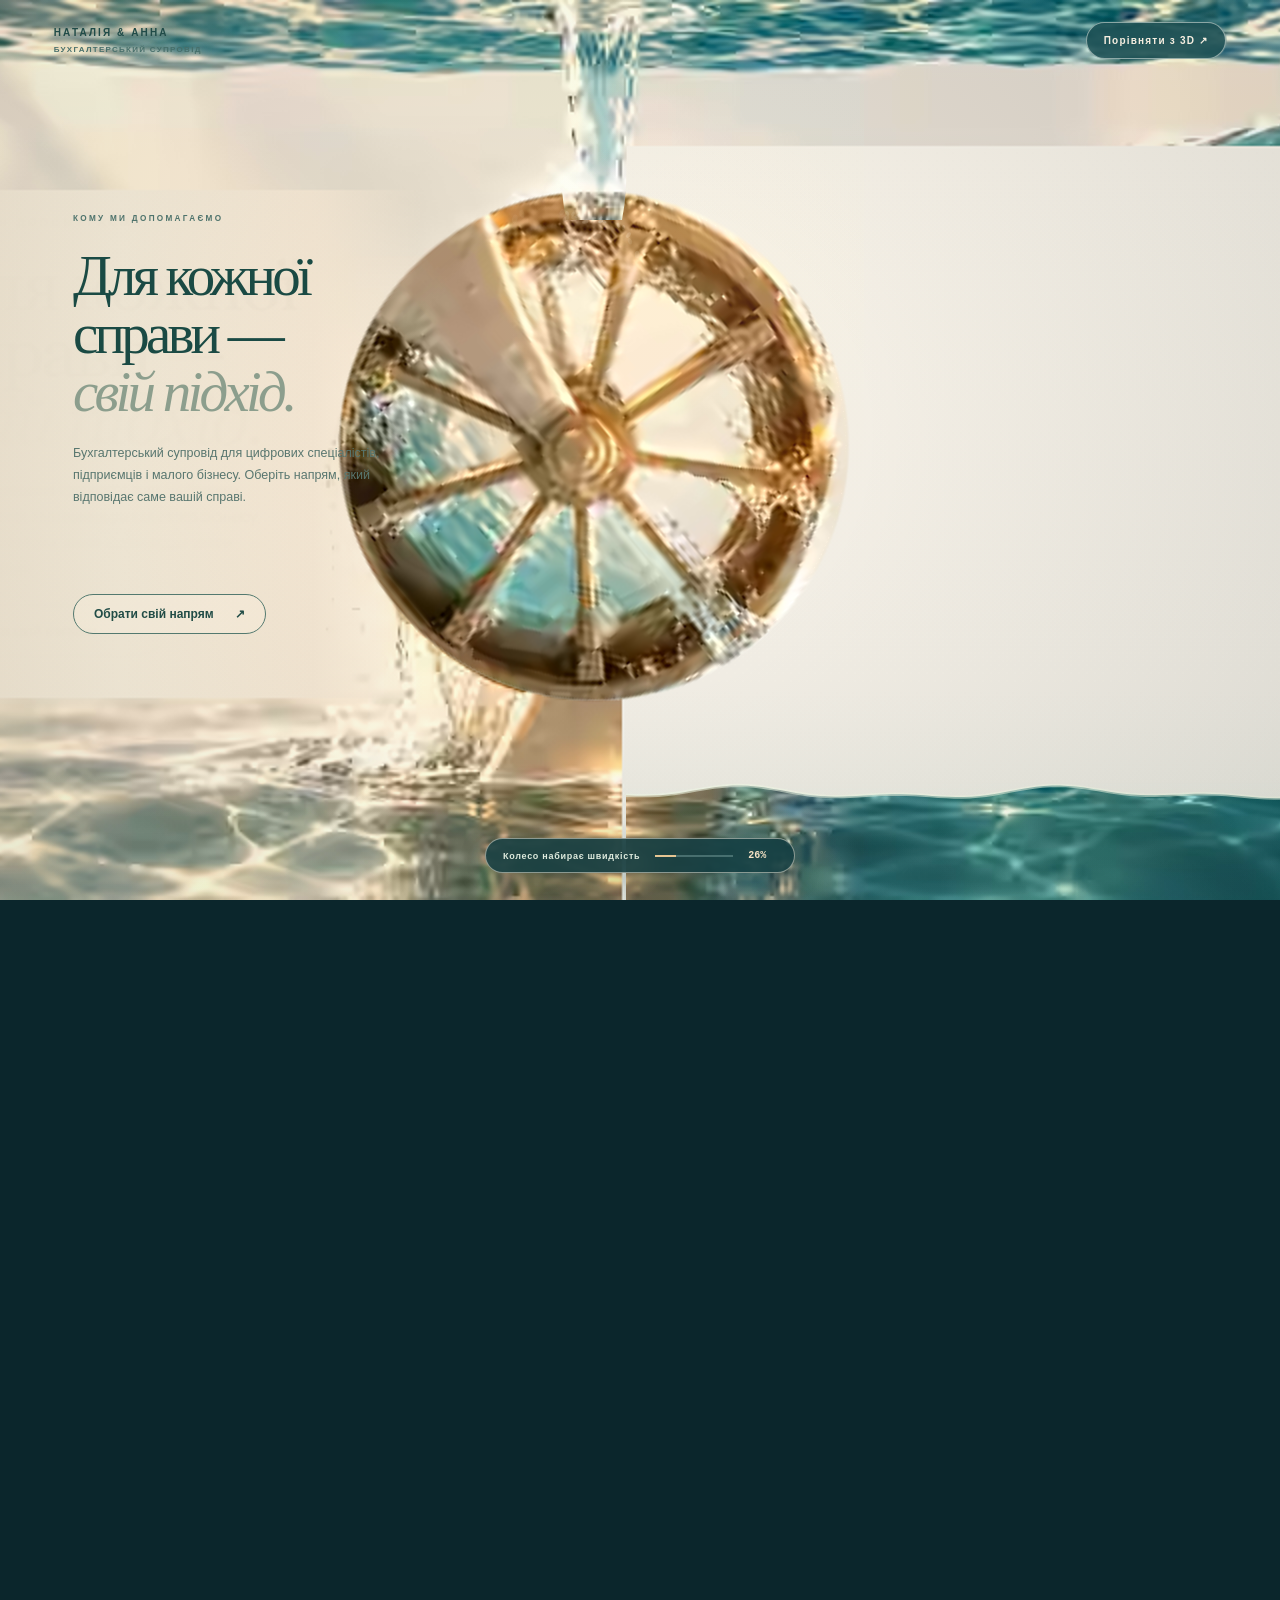
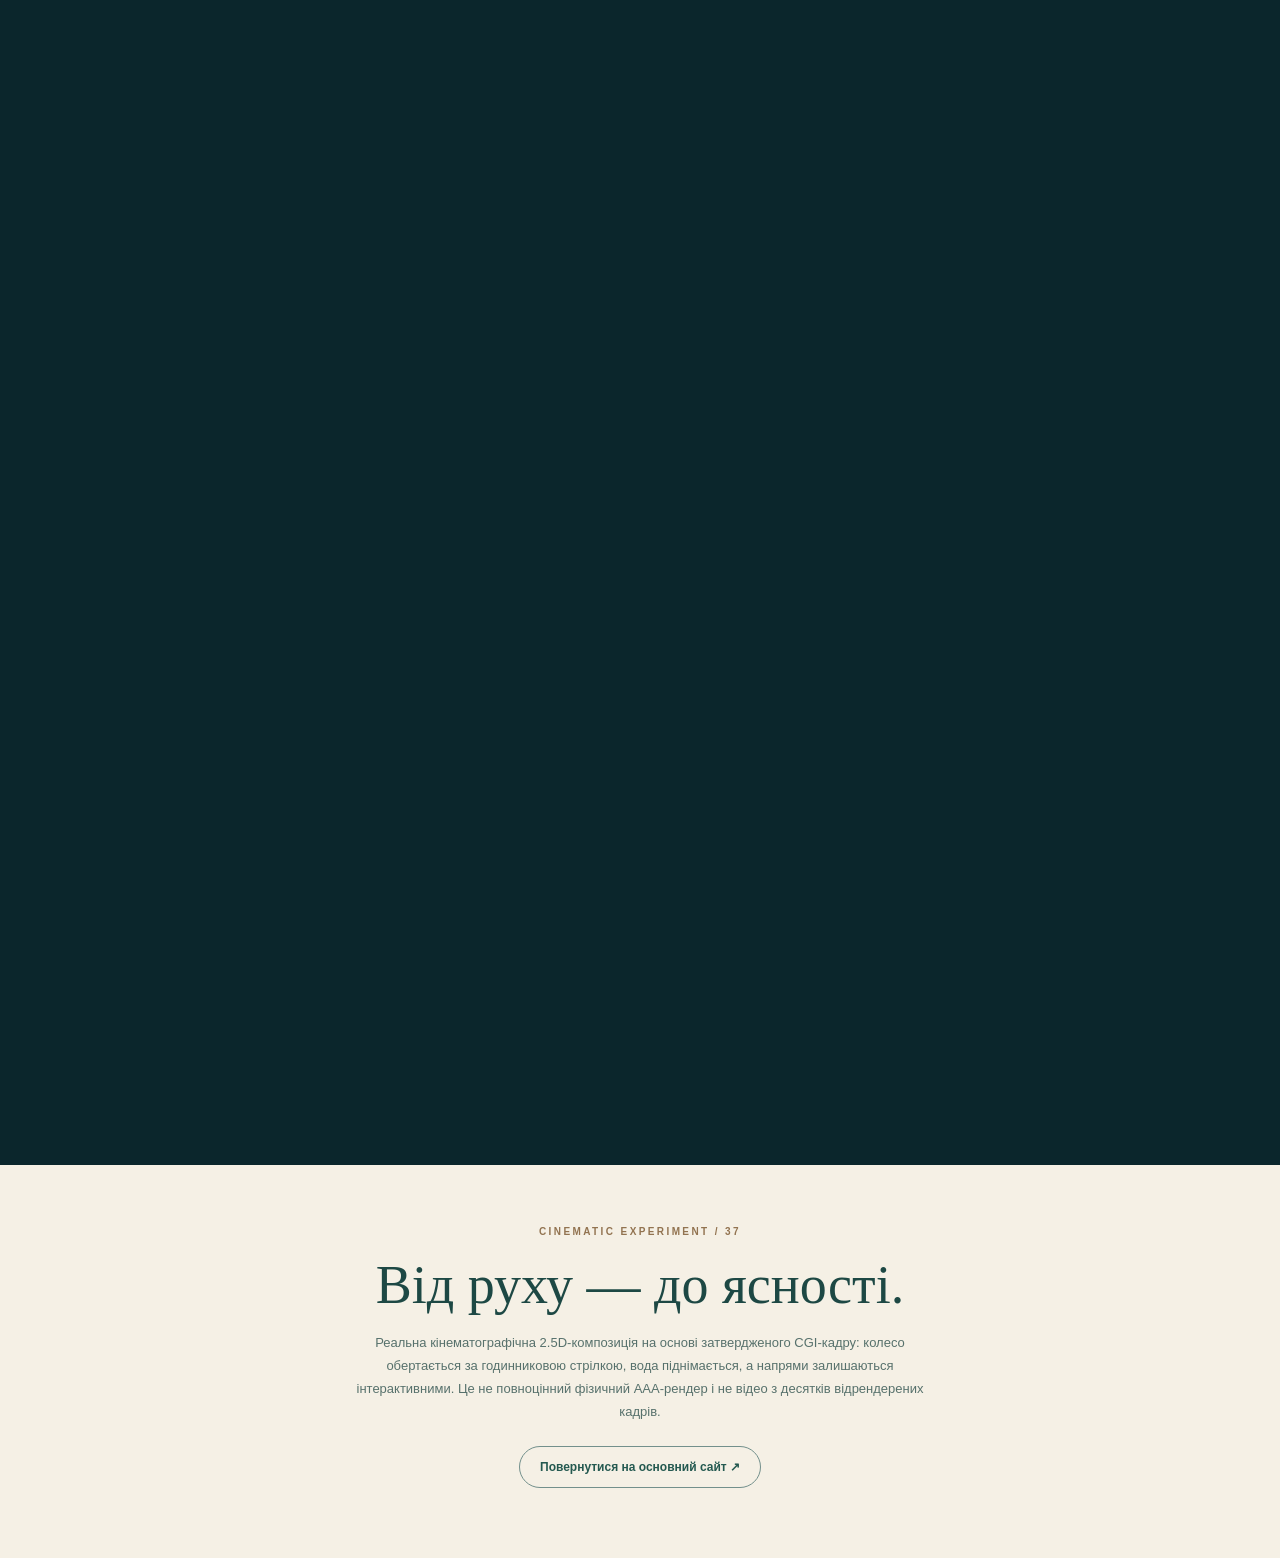
<file: cinematic-v37.html>
<!doctype html>
<html lang="uk">
<head>
<meta charset="utf-8">
<meta name="viewport" content="width=device-width, initial-scale=1, viewport-fit=cover">
<meta name="theme-color" content="#11363C">
<meta name="description" content="Наталія & Анна — кінематографічна водяна сцена з реалістичним орігамі-переходом, фотоматеріалами CGI та керуванням прокручуванням.">
<meta name="robots" content="noindex,nofollow">
<title>Cinematic Watermill / 37 — Наталія & Анна</title>
<link rel="preload" href="./assets/images/cinematic-v37-plate.avif?v=37" as="image" type="image/avif">
<style>
:root{--pine:#174642;--sage:#8FA598;--ivory:#F5F0E5;--gold:#D6AC74;--glass:#193E46E8}
*{box-sizing:border-box}
html{scroll-behavior:auto;scrollbar-color:#86ACA6 #F5F0E5}
body{margin:0;background:#0B262C;color:#F5F1E8;font-family:"Helvetica Neue",Arial,sans-serif}
button{font:inherit}a:focus-visible,button:focus-visible{outline:2px solid #F8D69A;outline-offset:4px}
.cinematic-journey{height:485svh;min-height:2000px;position:relative}
.cinematic-stage{position:sticky;top:0;width:100%;height:100svh;min-height:480px;overflow:hidden;
 background:radial-gradient(ellipse at 63% 34%,#A6C8BB,#E6E9D8 62%,#F4EADD);isolation:isolate;--cine-progress:0}
.cinematic-stage canvas{position:absolute;inset:0;display:block;width:100%;height:100%;z-index:1;pointer-events:none}
.cinematic-overlay{position:absolute;inset:0;z-index:2;pointer-events:none;
 background:linear-gradient(180deg,rgba(255,247,228,.12),transparent 20%,transparent 85%,rgba(15,50,53,.13));
 mix-blend-mode:soft-light}
.topbar{position:absolute;top:22px;left:clamp(14px,4.2vw,72px);right:clamp(14px,4.2vw,72px);
 z-index:11;display:flex;align-items:center;justify-content:space-between;gap:20px;pointer-events:none}
.mark{color:#204B48;font-size:10px;letter-spacing:.21em;font-weight:800;text-shadow:0 1px 13px #F7EEE5B8}
.mark small{display:block;font-size:8px;letter-spacing:.16em;margin-top:7px;color:#476F6B;font-weight:600}
.topbar a{pointer-events:auto;text-decoration:none;padding:12px 17px;border:1px solid #E5ECE48C;
 border-radius:100px;background:#12474CC7;color:#F6EEE0;font-size:10px;font-weight:700;
 letter-spacing:.12em;backdrop-filter:blur(12px);white-space:nowrap;transition:background .3s}
.topbar a:hover{background:#1C666E}
.cine-copy{position:absolute;z-index:6;top:23%;left:5.7%;width:31%;color:#1A4A44;pointer-events:none}
.cine-copy .eyebrow{font-size:clamp(8px,.64vw,11px);font-weight:800;letter-spacing:.28em;color:#4E736C}
.cine-copy h1{font:400 clamp(35px,4.45vw,79px)/1.02 Georgia,"Times New Roman",serif;
 margin:22px 0 22px;letter-spacing:-.066em;max-width:12ch}
.cine-copy h1 em{display:block;font-style:italic;color:#8C9E8D}
.cine-copy p{max-width:340px;font-size:clamp(11px,.98vw,16px);line-height:1.75;color:#58766F;margin:0}
.service-zone{position:absolute;z-index:6;display:flex;align-items:center;gap:17px;text-align:left;
 border:1px solid transparent;border-radius:18px;padding:8px 10px;cursor:pointer;opacity:0;
 transform:translateY(12px);pointer-events:none;color:#FFF6E3;background:#0C505012;
 transition:opacity .55s,transform .55s,background .3s,box-shadow .3s,border-color .3s}
.service-zone.is-active{opacity:1;pointer-events:auto;transform:translateY(0)}
.service-zone:hover,.service-zone:focus-visible,.service-zone[aria-pressed="true"]{
 background:#1B676F77;border-color:#F9E2AA75;box-shadow:0 0 38px 5px #E4F8CF20}
.service-zone:focus-visible{outline:2px solid #F7D297}
.service-zone.s1{right:4%;top:28%;width:28%;min-height:14%}
.service-zone.s2{right:4%;top:45%;width:28%;min-height:14%}
.service-zone.s3{right:4%;top:62%;width:28%;min-height:14%}
.service-zone .number{font:700 clamp(11px,1.1vw,16px) Arial,sans-serif;letter-spacing:.11em;color:#E0BC80}
.service-zone .circle{width:clamp(31px,4vw,59px);height:clamp(31px,4vw,59px);flex:none;display:grid;place-items:center;
 border-radius:50%;color:#ECF6E7;border:1px solid #DEF4EC69;background:#D8FFF014;
 box-shadow:inset 0 1px 4px #FFFFFF35}
.service-zone .circle svg{width:50%;height:50%;stroke:currentColor;fill:none;stroke-width:1.5}
.service-zone .title{font:400 clamp(19px,2.3vw,37px)/1.08 Georgia,serif;letter-spacing:-.045em;flex:1}
.service-zone .arrow{font-size:clamp(17px,2vw,30px);opacity:.8}
.cta-zone{position:absolute;z-index:6;left:5.7%;top:66%;padding:12px 20px;border:1px solid #53796F;
 background:#FFF6E63D;border-radius:80px;cursor:pointer;color:#214C46;font-size:12px;font-weight:700;
 display:flex;align-items:center;gap:21px}
.cta-zone:hover,.cta-zone:focus-visible{background:#F7E4C4;outline:2px solid #53776D}
.cine-meter{position:absolute;z-index:8;bottom:clamp(16px,3svh,38px);left:50%;
 transform:translateX(-50%);display:flex;align-items:center;gap:15px;min-width:310px;
 max-width:calc(100% - 24px);border:1px solid #F0E9D985;border-radius:100px;
 padding:11px 17px;background:#123D42DC;backdrop-filter:blur(16px);
 box-shadow:0 8px 30px #08323832;pointer-events:none}
.cine-meter span{white-space:nowrap;color:#DFEBDE;font-size:9px;letter-spacing:.08em;font-weight:700}
.cine-meter .progress{height:2px;width:78px;background:#82A9A86E;overflow:hidden;position:relative}
.cine-meter .progress:before{content:"";display:block;width:calc(var(--cine-progress)*100%);height:100%;background:#E6C593}
.cine-meter output{font:700 10px ui-monospace,monospace;color:#F5E3C6}
.detail{position:absolute;z-index:17;bottom:clamp(82px,12svh,120px);right:clamp(20px,6vw,110px);
 width:min(390px,calc(100% - 40px));border:1px solid #E9CFAE8C;border-radius:19px;
 padding:25px 28px;background:#113C42F5;color:#F5F0E5;backdrop-filter:blur(18px);
 box-shadow:0 18px 60px #062B3069}
.detail[hidden]{display:none}
.detail strong{font:400 26px/1.2 Georgia,"Times New Roman",serif}
.detail p{font-size:13px;line-height:1.75;color:#D4E5DB;max-width:33ch}
.detail button{position:absolute;top:10px;right:11px;background:none;color:#F2E3C7;border:0;
 font-size:26px;cursor:pointer;padding:4px 10px}
.detail .eyebrow{color:#DAB17C;font-size:9px;letter-spacing:.2em;display:block;margin-bottom:12px}
.mobile-copy,.mobile-services{display:none}
.cinematic-error{z-index:8;position:absolute;left:50%;top:50%;transform:translate(-50%,-50%);
 width:min(430px,92%);padding:30px;border-radius:20px;background:#16383E;color:#F3E8D9;text-align:center}
.cinematic-error[hidden]{display:none}.cinematic-error a{color:#F2CF9F}
.footer{background:#F5F0E5;color:#1D4844;text-align:center;padding:56px 24px 70px}
.footer .eyebrow{font-size:10px;font-weight:800;letter-spacing:.24em;color:#927350}
.footer h2{font:400 clamp(31px,5vw,54px)/1.1 Georgia,serif;margin:17px auto}
.footer p{color:#57716C;font-size:13px;line-height:1.75;max-width:570px;margin:0 auto 23px}
.footer a{display:inline-flex;align-items:center;text-decoration:none;font-size:12px;font-weight:700;
 color:#245950;border:1px solid #73908C;border-radius:60px;padding:13px 20px}
.footer a:hover{background:#DBE9E3}
.sr-only{position:absolute;width:1px;height:1px;padding:0;margin:-1px;overflow:hidden;
 clip:rect(0,0,0,0);white-space:nowrap;border:0}
@media(max-width:790px){
 .cinematic-stage{background:#D8E7DC}
 .topbar{top:13px}.mark{color:#F4EEDD;text-shadow:0 1px 8px #163E49}
 .topbar a{padding:10px 13px;font-size:8px}
 .service-zone,.cta-zone,.cine-copy{display:none}
 .mobile-copy{display:block;position:absolute;z-index:7;left:0;right:0;top:65px;padding:26px 24px 30px;
 color:#204B46;background:linear-gradient(180deg,#F8F3EDEE 0%,#F8F3EDCF 66%,transparent 100%)}
 .mobile-copy .eyebrow{letter-spacing:.2em;font-size:9px;font-weight:800;color:#54817B}
 .mobile-copy h1{font:400 clamp(34px,9vw,54px)/1 Georgia,serif;letter-spacing:-.055em;margin:12px 0 11px;max-width:11ch}
 .mobile-copy h1 em{font-style:italic;color:#8DA598}
 .mobile-copy p{font-size:12px;line-height:1.6;max-width:32ch;color:#4F706A;margin:0}
 .mobile-services{position:absolute;z-index:8;display:flex;flex-direction:column;gap:7px;
 left:13px;right:13px;bottom:79px}
 .mobile-services button{border:1px solid #C2DDCF78;border-radius:12px;
 padding:11px 14px;color:#F8F2E7;background:#17494CD6;backdrop-filter:blur(15px);
 display:flex;align-items:center;justify-content:space-between;gap:12px;text-align:left;font:400 18px Georgia,serif}
 .mobile-services button[aria-pressed="true"]{background:#2E787A;border-color:#F1D6A9}
 .mobile-services small{color:#DFB985;font:700 10px Arial,sans-serif}
 .cine-meter{min-width:0;width:calc(100% - 28px);bottom:13px;justify-content:space-between}
 .cine-meter span{font-size:8px}
 .cine-meter .progress{flex:1;max-width:95px}
 .detail{left:12px;right:12px;bottom:252px;width:auto;padding:21px}
 .detail strong{font-size:23px}
}
@media(prefers-reduced-motion:reduce){
 .service-zone,.topbar a{transition:none}
 .cinematic-overlay{background:none}
}
</style>
<script defer src="./assets/js/cinematic-v37.js?v=37-photographic-type"></script>
</head>
<body>
<main>
 <section class="cinematic-journey" id="cinematicJourney" aria-label="Наталія та Анна — кінематографічна інтерактивна сцена">
  <div class="cinematic-stage" id="cinematicStage">
   <canvas id="cinematicCanvas" aria-label="Фотографічна водяна композиція з колесом, що обертається від прокручування, та водою, яка піднімається"></canvas>
   <div class="cinematic-overlay" aria-hidden="true"></div>
   <header class="topbar"><div class="mark">НАТАЛІЯ &amp; АННА<small>БУХГАЛТЕРСЬКИЙ СУПРОВІД</small></div>
    <a href="./index.html?v=35#conclusion" aria-label="Порівняти з чинною 3D-сценою">Порівняти з 3D ↗</a></header>
   <div class="cine-copy">
    <span class="eyebrow">КОМУ МИ ДОПОМАГАЄМО</span>
    <h1>Для кожної<br>справи — <em>свій підхід.</em></h1>
    <p>Бухгалтерський супровід для цифрових спеціалістів, підприємців і малого бізнесу. Оберіть напрям, який відповідає саме вашій справі.</p>
   </div>
   <button type="button" id="cinematicCTA" class="cta-zone" aria-label="Прокрутити до вибору бухгалтерського напряму">Обрати свій напрям <span aria-hidden="true">↗</span></button>
   <div role="group" aria-label="Категорії бухгалтерського супроводу">
    <button data-cine-service="0" class="service-zone s1" aria-label="IT та фриланс — докладніше" aria-pressed="false" disabled><span class="number">01</span><span class="circle" aria-hidden="true"><svg viewBox="0 0 24 24"><rect x="4" y="4" width="16" height="12" rx="2"/><path d="M2 20h20"/></svg></span><span class="title">IT та<br>фриланс</span><span class="arrow" aria-hidden="true">→</span></button>
    <button data-cine-service="1" class="service-zone s2" aria-label="ФОП та підприємці — докладніше" aria-pressed="false" disabled><span class="number">02</span><span class="circle" aria-hidden="true"><svg viewBox="0 0 24 24"><circle cx="12" cy="8" r="3"/><path d="M4 21v-1a8 8 0 0 1 16 0v1"/></svg></span><span class="title">ФОП та<br>підприємці</span><span class="arrow" aria-hidden="true">→</span></button>
    <button data-cine-service="2" class="service-zone s3" aria-label="Малий бізнес — докладніше" aria-pressed="false" disabled><span class="number">03</span><span class="circle" aria-hidden="true"><svg viewBox="0 0 24 24"><path d="M3 21h18M5 20v-8h4v8M11 20V8h4v12M17 20V4h3v16"/></svg></span><span class="title">Малий<br>бізнес</span><span class="arrow" aria-hidden="true">→</span></button>
   </div>
   <div class="mobile-copy">
    <span class="eyebrow">КОМУ МИ ДОПОМАГАЄМО</span>
    <h1>Для кожної справи — <em>свій підхід.</em></h1>
    <p>Бухгалтерський супровід цифрових спеціалістів, підприємців і малого бізнесу.</p>
   </div>
   <div class="mobile-services" id="cinematicMobileServices" role="group" aria-label="Оберіть послуги">
    <button type="button" aria-pressed="false"><small>01</small>IT та фриланс <span aria-hidden="true">↗</span></button>
    <button type="button" aria-pressed="false"><small>02</small>ФОП та підприємці <span aria-hidden="true">↗</span></button>
    <button type="button" aria-pressed="false"><small>03</small>Малий бізнес <span aria-hidden="true">↗</span></button>
   </div>
   <aside class="detail" id="cinematicDetail" hidden aria-live="polite">
    <span class="eyebrow">ВАШ НАПРЯМ</span><strong></strong><p></p>
    <button type="button" aria-label="Закрити опис">×</button>
   </aside>
   <div class="cine-meter" role="status" aria-live="off"><span id="cineLegend">Море переходить у потік</span>
    <div class="progress" aria-hidden="true"></div><output id="cineProgress">0%</output></div>
   <div class="cinematic-error" hidden><h2>Не вдалося відкрити CGI-зображення</h2>
    <p>Можеш переглянути попередню 3D-сцену без втрати даних.</p>
    <a href="./index.html?v=35#conclusion">Відкрити 3D-варіант ↗</a></div>
  </div>
 </section>
</main>
<footer class="footer">
 <span class="eyebrow">CINEMATIC EXPERIMENT / 37</span>
 <h2>Від руху — до ясності.</h2>
 <p>Реальна кінематографічна 2.5D-композиція на основі затвердженого CGI-кадру: колесо обертається за годинниковою стрілкою, вода піднімається, а напрями залишаються інтерактивними. Це не повноцінний фізичний AAA-рендер і не відео з десятків відрендерених кадрів.</p>
 <a href="./index.html?v=35#conclusion">Повернутися на основний сайт ↗</a>
</footer>
</body>
</html>
</file>
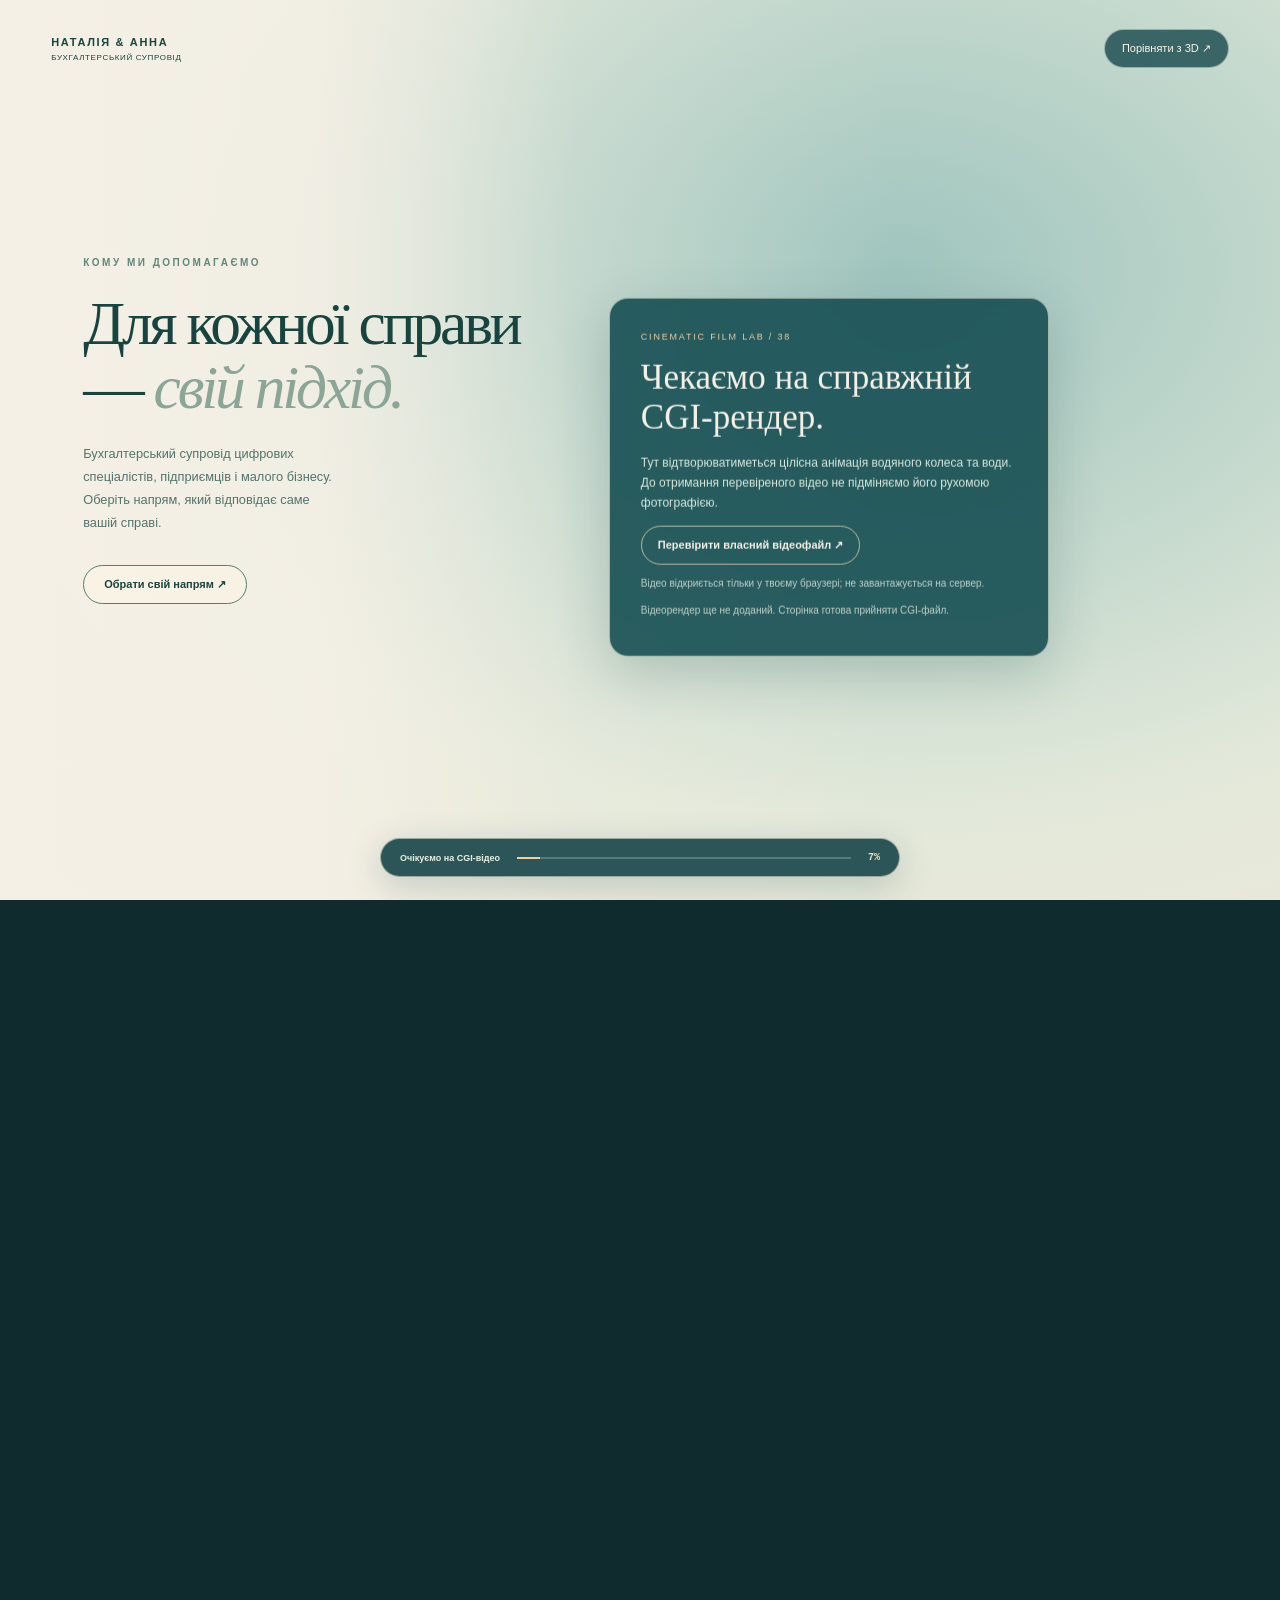
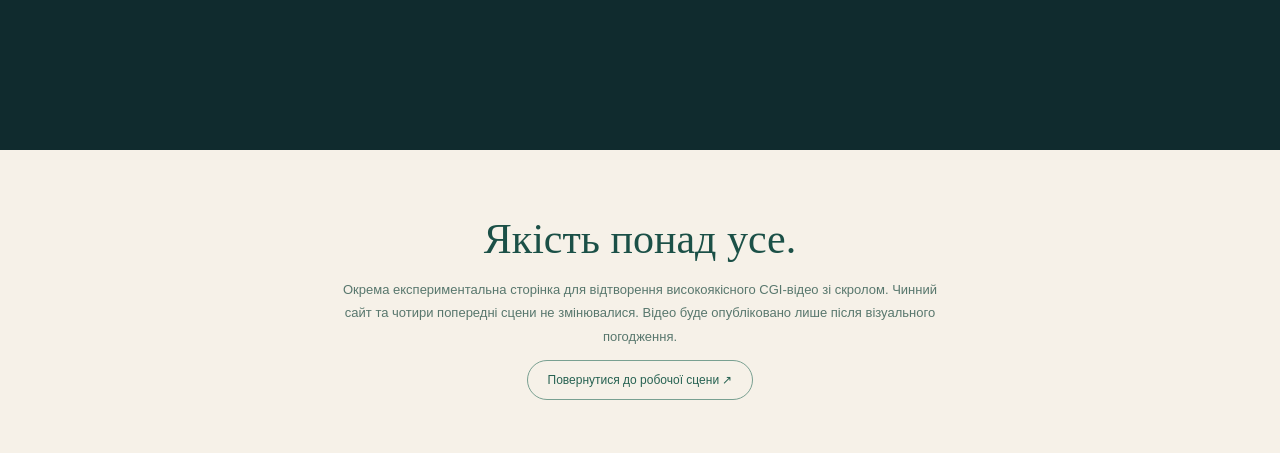
<file: cinematic-video-v38.html>
<!doctype html><html lang="uk"><head><meta charset="utf-8"><meta name="viewport" content="width=device-width,initial-scale=1"><meta name="theme-color" content="#122E31"><meta name="robots" content="noindex,nofollow"><title>Cinematic Film Lab v38 — Наталія & Анна</title><style>
:root{--ink:#17443F;--cream:#F5F0E6;--sea:#1F7680;--progress:0}*{box-sizing:border-box}body{margin:0;background:#102B2E;color:var(--cream);font-family:Arial,sans-serif}button{font:inherit;cursor:pointer}a:focus-visible,button:focus-visible,input:focus-visible{outline:2px solid #EDCAA1;outline-offset:3px}
.journey{height:550svh;min-height:2300px;position:relative}.screen{position:sticky;top:0;height:100svh;min-height:480px;overflow:hidden;isolation:isolate;background:radial-gradient(ellipse at 70% 30%,#9FC5BE,#E3E9DA 62%,#EFE7D8)}
video{position:absolute;inset:0;width:100%;height:100%;object-fit:cover;object-position:center;z-index:0;opacity:0;transition:opacity .7s}.screen.has-video video{opacity:1}
.shade{position:absolute;inset:0;pointer-events:none;z-index:1;background:linear-gradient(90deg,#F5F0E6ED,#F5F0E6D9 25%,#F5F0E62B 45%,transparent 70%)}
.header{position:absolute;z-index:6;left:clamp(22px,4vw,70px);right:clamp(22px,4vw,70px);top:29px;display:flex;justify-content:space-between;align-items:center;gap:16px}
.brand{color:var(--ink);font-size:11px;font-weight:700;letter-spacing:.15em;text-decoration:none}.brand small{display:block;font-weight:400;font-size:8px;letter-spacing:.08em;margin-top:5px}
.header .back{font-size:11px;text-decoration:none;color:#FBF4E7;background:#194A4DCE;padding:12px 17px;border-radius:50px;border:1px solid #FFF6E780}
.copy{position:absolute;z-index:4;top:28%;left:clamp(25px,6.5vw,108px);width:min(36vw,550px);color:var(--ink)}
.overline{font-size:10px;font-weight:800;letter-spacing:.25em;color:#61877A}.copy h1{font:400 clamp(42px,4.8vw,78px)/1.04 Georgia,serif;letter-spacing:-.052em;margin:22px 0}.copy h1 em{font-style:italic;color:#8BA597}
.copy p{color:#52746B;font-size:clamp(12px,1vw,16px);line-height:1.8;max-width:35ch}.cta{margin-top:18px;border:1px solid #567D6D;border-radius:50px;background:#FCF4E499;color:var(--ink);padding:12px 20px;font-weight:700;font-size:11px}
.services{position:absolute;z-index:5;right:clamp(25px,5vw,90px);top:29%;width:min(26vw,350px);display:flex;flex-direction:column;gap:clamp(16px,2vh,30px)}
.service{border:1px solid transparent;border-radius:16px;padding:13px;display:flex;align-items:center;gap:16px;text-align:left;background:#104E5440;color:#F8F2E8;opacity:0;pointer-events:none;transform:translateY(17px);transition:opacity .35s,transform .35s,background .3s}
.service.open{opacity:1;transform:none;pointer-events:auto}.service:hover,.service[aria-pressed="true"]{background:#0C5764AE;border-color:#FAE5B994}
.service .num{font-size:10px;color:#F4CC8D;font-weight:700;align-self:flex-start;padding-top:7px}.service .icon{border:1px solid #DFF5E796;border-radius:50%;width:43px;height:43px;display:grid;place-items:center;flex:none}
.service .icon svg{width:21px;height:21px;stroke:#FFF7E7;fill:none;stroke-width:1.6}.service .name{font:400 clamp(20px,2vw,30px)/1.12 Georgia,serif;flex:1}.service .arrow{font-size:21px}
.timeline{position:absolute;bottom:23px;left:50%;transform:translateX(-50%);z-index:8;width:min(520px,calc(100% - 28px));padding:13px 19px;border:1px solid #EDE7D292;border-radius:90px;background:#164448E5;backdrop-filter:blur(17px);display:flex;align-items:center;gap:17px;box-shadow:0 9px 34px #16444834}.timeline .phase{font-size:9px;color:#E8EFE2;font-weight:700;white-space:nowrap}.bar{background:#AAC5BC55;height:2px;flex:1}.bar:before{content:"";display:block;height:100%;width:calc(var(--progress)*100%);background:#EFD09B}.percent{font:700 10px monospace;color:#F3E1C8}
.detail{position:absolute;z-index:15;bottom:98px;right:clamp(25px,5vw,90px);width:min(370px,calc(100% - 45px));border:1px solid #EFD4AA8C;background:#144247F5;border-radius:18px;padding:27px;color:#F7F1E7;box-shadow:0 14px 50px #092D3569}.detail[hidden]{display:none}.detail h2{font:400 28px Georgia,serif;margin:0 25px 14px 0}.detail p{font-size:13px;line-height:1.7;color:#C9E1D7}.detail button{position:absolute;top:8px;right:10px;background:none;color:#F8EDD5;border:0;font-size:26px}
.missing{position:absolute;z-index:3;left:51%;top:53%;transform:translate(-10%,-50%);width:min(440px,42vw);padding:27px 31px;background:#185054E8;border:1px solid #F3F0DC9C;border-radius:19px;box-shadow:0 17px 54px #16444738;backdrop-filter:blur(15px)}.missing[hidden]{display:none}
.missing .eyebrow{font-size:9px;letter-spacing:.2em;color:#EDCEA0}.missing h2{font:400 clamp(24px,2.8vw,35px)/1.15 Georgia,serif;margin:14px 0}.missing p{font-size:12px;color:#D8E7DC;line-height:1.7}
.missing label{display:inline-block;cursor:pointer;border:1px solid #E6DABBBA;border-radius:50px;padding:12px 16px;font-size:11px;font-weight:700}.missing input{position:absolute;width:1px;height:1px;opacity:0}.missing .minor{color:#BFD1C7;font-size:10px}
.footer{text-align:center;background:#F6F1E8;color:#1B5047;padding:65px 20px}.footer h2{font:400 42px Georgia,serif;margin:0 0 15px}.footer p{max-width:600px;margin:0 auto 22px;font-size:13px;line-height:1.8;color:#58776D}.footer a{color:#276252;border:1px solid #79A091;border-radius:40px;padding:12px 20px;text-decoration:none;font-size:12px}
@media(max-width:850px){.header{left:18px;right:18px;top:16px}.copy{top:16%;left:23px;width:65vw}.copy h1{font-size:clamp(34px,7vw,53px)}.copy p{font-size:12px}.services{width:auto;left:18px;right:18px;top:auto;bottom:82px;gap:4px}.service{min-height:39px;padding:7px 12px}.service .name{font-size:18px}.service .icon{height:30px;width:30px}.service .icon svg{width:15px}.missing{width:calc(100% - 38px);max-width:460px;left:50%;top:58%;transform:translate(-50%,-50%);padding:20px}.timeline{bottom:10px}}
@media(max-width:520px){.copy{top:15%;width:89vw}.copy h1{font-size:clamp(34px,9vw,47px);margin:12px 0}.copy p{font-size:11px;line-height:1.55;max-width:30ch}.cta{margin-top:8px;padding:10px 13px}.missing{top:59%;padding:16px}.missing h2{font-size:22px;margin:8px 0}.missing p{font-size:11px;line-height:1.45;margin:8px 0}.services{bottom:68px}.service .name{font-size:15px}.service{min-height:32px;padding:4px 10px}.service .icon{height:26px;width:26px}.detail{bottom:235px;left:16px;right:16px;width:auto}.timeline{padding:10px 12px;gap:10px}.timeline .phase{font-size:8px}}
@media(prefers-reduced-motion:reduce){.service,video{transition:none}}
</style><script src="./assets/js/cinematic-video-v38.js?v=38" defer></script></head><body>
<main><section id="cineJourney" class="journey"><div id="cineScreen" class="screen">
 <video id="cineVideo" muted playsinline webkit-playsinline preload="metadata" disablepictureinpicture aria-hidden="true"></video><div class="shade"></div>
 <header class="header"><a class="brand" href="./index.html?v=35">НАТАЛІЯ &amp; АННА<small>БУХГАЛТЕРСЬКИЙ СУПРОВІД</small></a><a class="back" href="./index.html?v=35#conclusion">Порівняти з 3D ↗</a></header>
 <div class="copy"><span class="overline">КОМУ МИ ДОПОМАГАЄМО</span><h1>Для кожної справи — <em>свій підхід.</em></h1><p>Бухгалтерський супровід цифрових спеціалістів, підприємців і малого бізнесу. Оберіть напрям, який відповідає саме вашій справі.</p><button id="cineCTA" type="button" class="cta">Обрати свій напрям ↗</button></div>
 <aside id="cineMissing" class="missing" role="status"><span class="eyebrow">CINEMATIC FILM LAB / 38</span><h2>Чекаємо на справжній CGI-рендер.</h2><p>Тут відтворюватиметься цілісна анімація водяного колеса та води. До отримання перевіреного відео не підміняємо його рухомою фотографією.</p><label for="cineInput">Перевірити власний відеофайл ↗<input id="cineInput" type="file" accept="video/mp4,video/webm,video/quicktime"></label><p class="minor">Відео відкриється тільки у твоєму браузері; не завантажується на сервер.</p><p id="cineStatus" class="minor">Джерело CGI-відео ще не підключене.</p></aside>
 <div id="cineServices" class="services" role="group" aria-label="Напрями бухгалтерських послуг">
  <button class="service" data-service="0" type="button" disabled aria-pressed="false"><span class="num">01</span><span class="icon" aria-hidden="true"><svg viewBox="0 0 24 24"><rect x="4" y="4" width="16" height="12" rx="2"/><path d="M2 20h20"/></svg></span><span class="name">IT та фриланс</span><span class="arrow">↗</span></button>
  <button class="service" data-service="1" type="button" disabled aria-pressed="false"><span class="num">02</span><span class="icon" aria-hidden="true"><svg viewBox="0 0 24 24"><circle cx="12" cy="7" r="3"/><path d="M4 21v-1a8 8 0 0 1 16 0v1"/></svg></span><span class="name">ФОП та підприємці</span><span class="arrow">↗</span></button>
  <button class="service" data-service="2" type="button" disabled aria-pressed="false"><span class="num">03</span><span class="icon" aria-hidden="true"><svg viewBox="0 0 24 24"><path d="M3 21h18M5 20v-8h4v8M11 20V8h4v12M17 20V4h3v16"/></svg></span><span class="name">Малий бізнес</span><span class="arrow">↗</span></button>
 </div>
 <section id="cineDetail" class="detail" hidden aria-live="polite"><button id="cineClose" aria-label="Закрити опис" type="button">×</button><h2 id="cineDetailTitle"></h2><p id="cineDetailText"></p></section>
 <div class="timeline" role="status" aria-live="off"><span class="phase" id="cinePhase">Море переходить у потік</span><span class="bar"></span><output id="cinePercent" class="percent">0%</output></div>
</div></section></main><footer class="footer"><h2>Якість понад усе.</h2><p>Окрема експериментальна сторінка для відтворення високоякісного CGI-відео зі скролом. Чинний сайт та чотири попередні сцени не змінювалися. Відео буде опубліковано лише після візуального погодження.</p><a href="./index.html?v=35#conclusion">Повернутися до робочої сцени ↗</a></footer></body></html>
</file>
